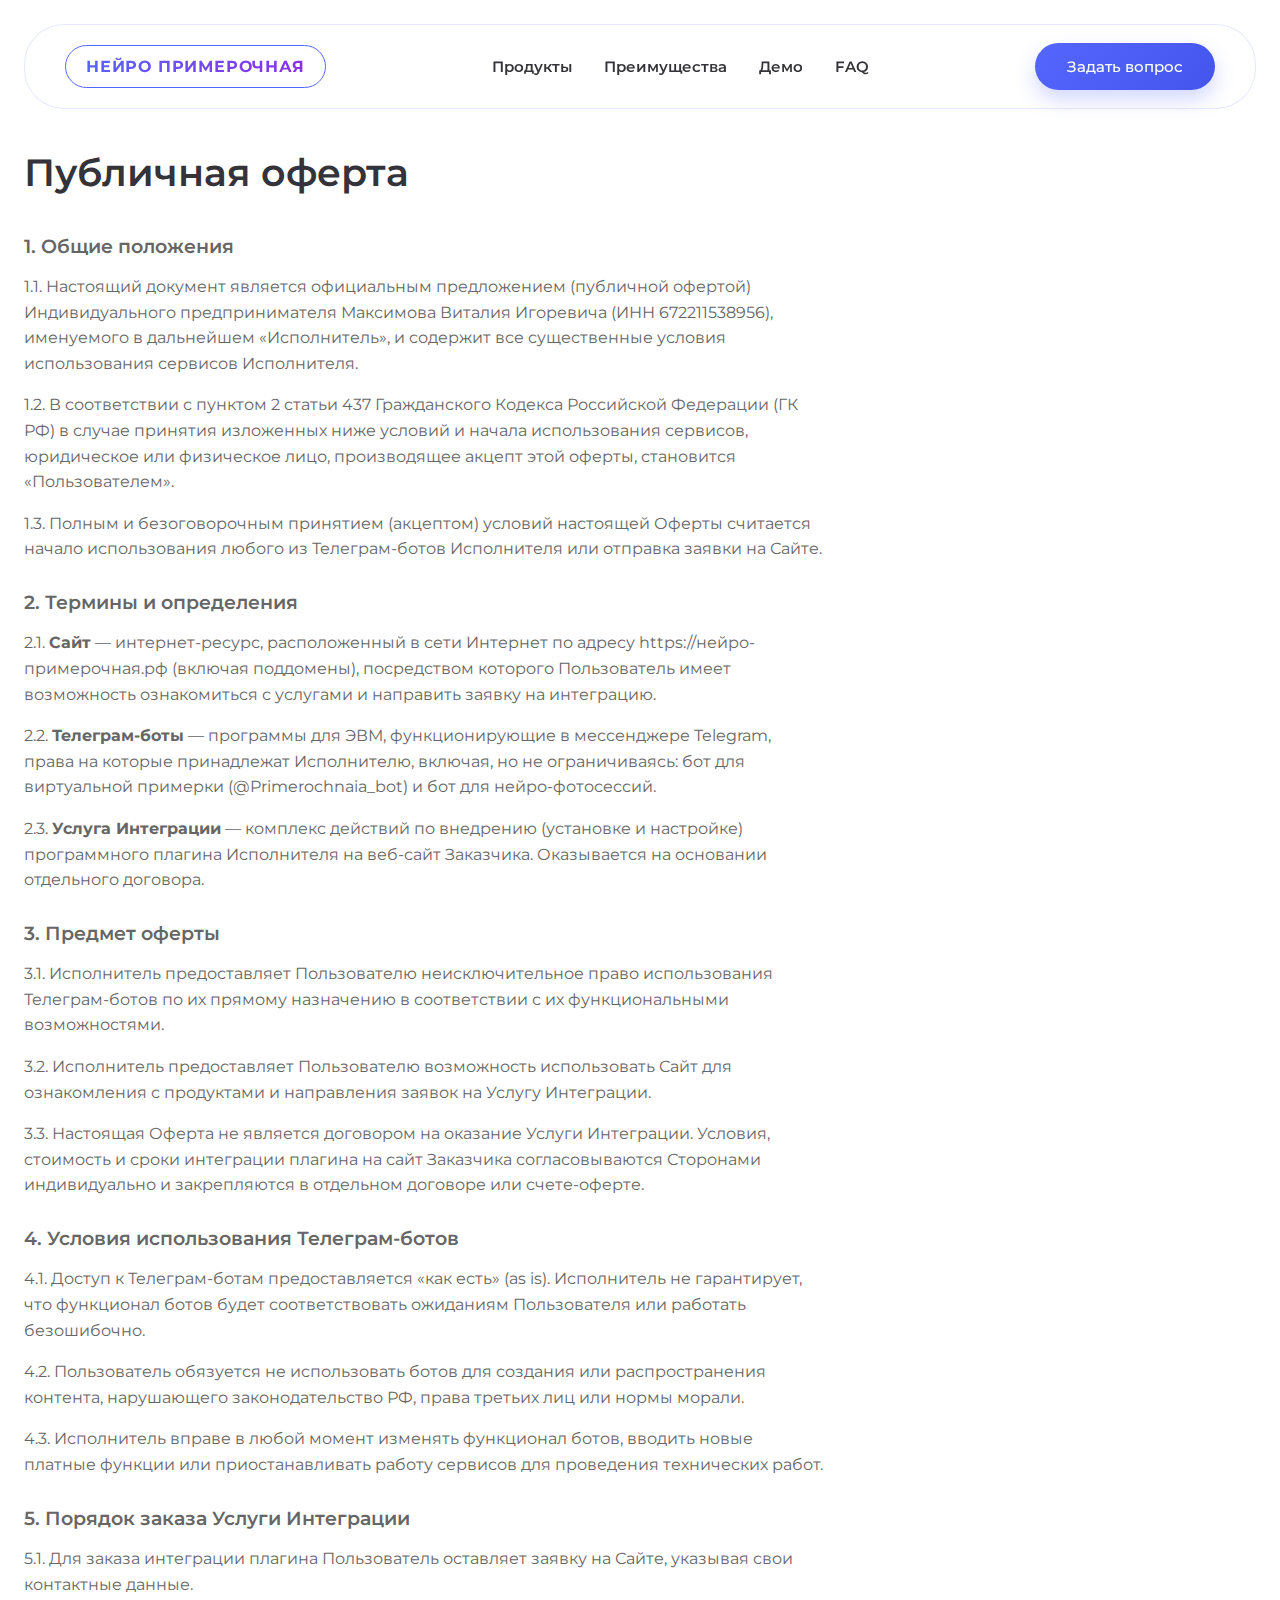
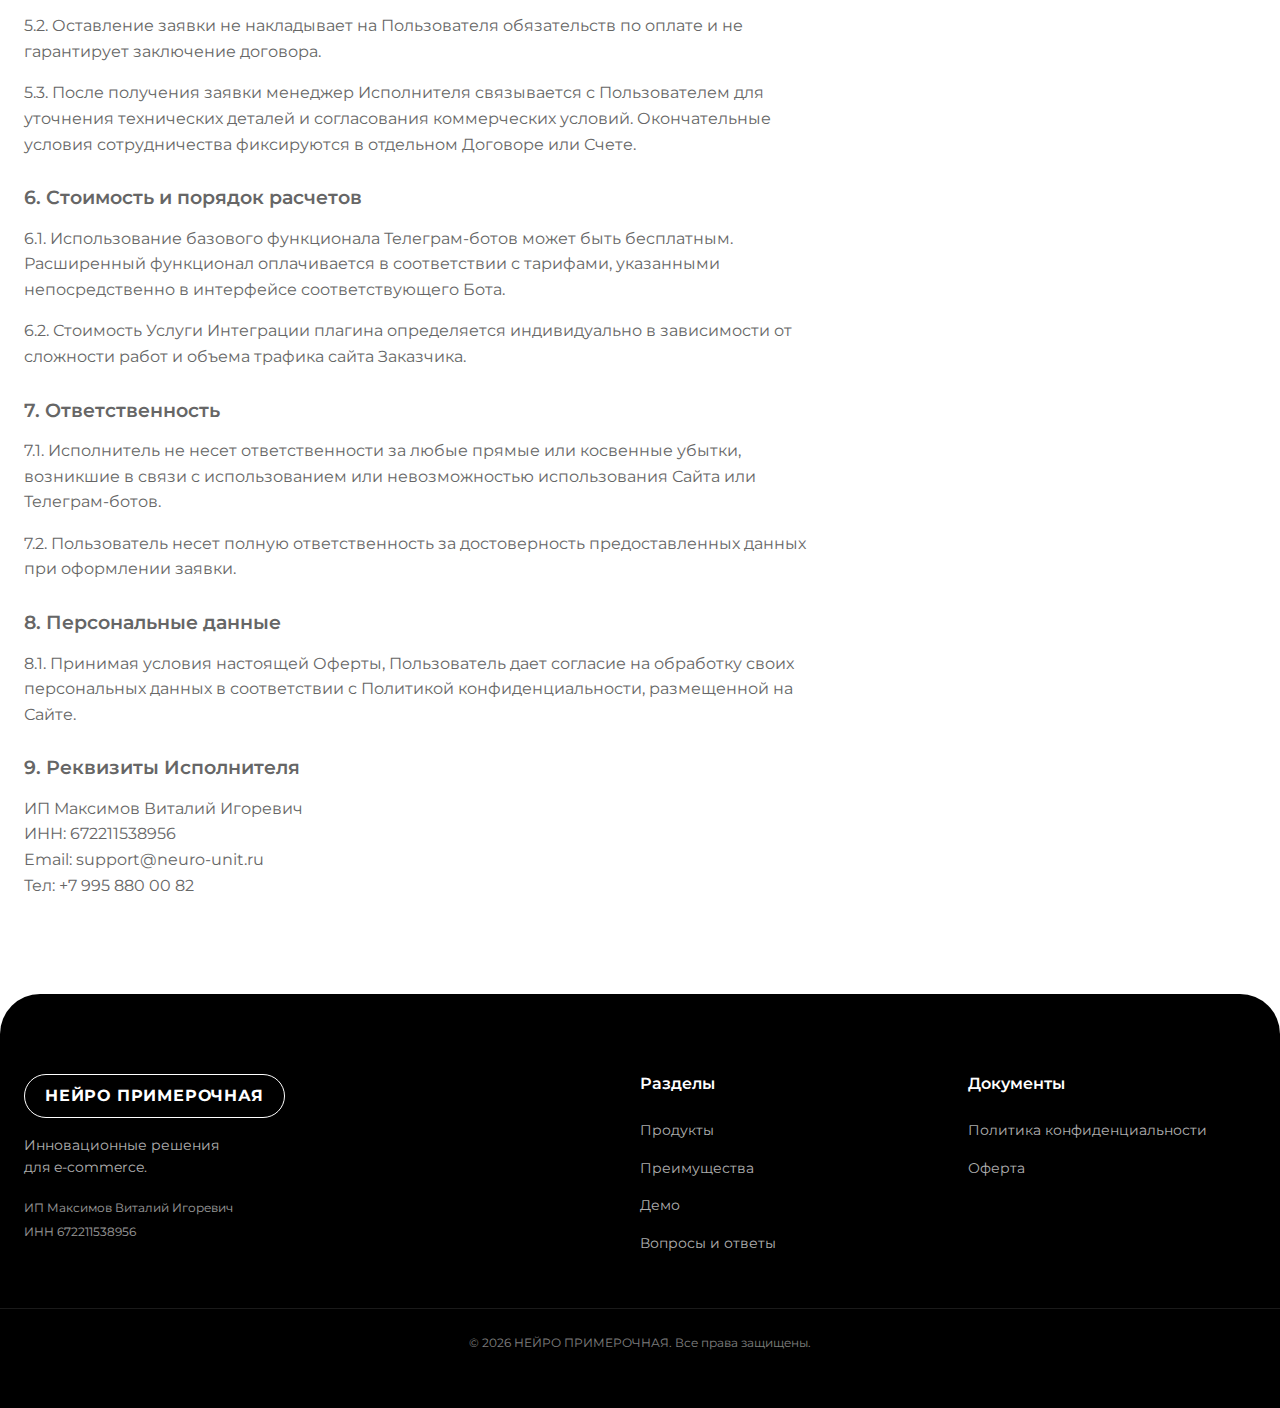
<file: offer.html>
<!DOCTYPE html>
<html lang="ru">
<head>
    <meta charset="UTF-8">
    <meta name="viewport" content="width=device-width, initial-scale=1.0">
    <title>Оферта - НЕЙРО ПРИМЕРОЧНАЯ | Публичная оферта</title>
    <meta name="description" content="Публичная оферта сервиса НЕЙРО ПРИМЕРОЧНАЯ. Условия использования телеграм-бота и заказа услуг интеграции.">
    <meta name="robots" content="noindex, follow">
    <!-- Подключение шрифта Montserrat -->
    <link rel="preconnect" href="https://fonts.googleapis.com">
    <link rel="preconnect" href="https://fonts.gstatic.com" crossorigin>
    <link href="https://fonts.googleapis.com/css2?family=Montserrat:wght@400;500;600;700;800&display=swap" rel="stylesheet">
    
    <link rel="stylesheet" href="css/normalize.css">
    <link rel="stylesheet" href="css/style.css">
</head>
<body>
    <!-- Header -->
    <header class="header" id="header">
        <div class="container header__container">
            <a href="index.html" class="header__logo">
                <span class="text-gradient">НЕЙРО&nbsp;ПРИМЕРОЧНАЯ</span>
            </a>

            <nav class="header__nav" id="headerNav">
                <ul class="header__menu">
                    <li class="header__item"><a href="index.html#products" class="header__link">Продукты</a></li>
                    <li class="header__item"><a href="index.html#features" class="header__link">Преимущества</a></li>
                    <li class="header__item"><a href="index.html#demo" class="header__link">Демо</a></li>
                    <li class="header__item"><a href="index.html#faq" class="header__link">FAQ</a></li>
                    <li class="header__item header__item--mobile-only">
                        <a href="#" class="header__link" data-modal-target="contact-modal">Задать вопрос</a>
                    </li>
                </ul>
            </nav>

            <div class="header__actions">
                <button class="btn btn--primary header__btn" data-modal-target="contact-modal">Задать вопрос</button>
                <button class="header__burger" id="headerBurger" aria-label="Открыть меню">
                    <span></span>
                    <span></span>
                    <span></span>
                </button>
            </div>
        </div>
    </header>

    <main>
        <section class="section" style="padding-top: 150px;">
            <div class="container">
                <h1 style="margin-bottom: 40px;">Публичная оферта</h1>
                
                <div style="max-width: 800px; color: var(--color-text-light); line-height: 1.6;">
                    <h3>1. Общие положения</h3>
                    <p>1.1. Настоящий документ является официальным предложением (публичной офертой) Индивидуального предпринимателя Максимова Виталия Игоревича (ИНН 672211538956), именуемого в дальнейшем «Исполнитель», и содержит все существенные условия использования сервисов Исполнителя.</p>
                    <p>1.2. В соответствии с пунктом 2 статьи 437 Гражданского Кодекса Российской Федерации (ГК РФ) в случае принятия изложенных ниже условий и начала использования сервисов, юридическое или физическое лицо, производящее акцепт этой оферты, становится «Пользователем».</p>
                    <p>1.3. Полным и безоговорочным принятием (акцептом) условий настоящей Оферты считается начало использования любого из Телеграм-ботов Исполнителя или отправка заявки на Сайте.</p>

                    <h3 style="margin-top: 30px;">2. Термины и определения</h3>
                    <p>2.1. <strong>Сайт</strong> — интернет-ресурс, расположенный в сети Интернет по адресу https://нейро-примерочная.рф (включая поддомены), посредством которого Пользователь имеет возможность ознакомиться с услугами и направить заявку на интеграцию.</p>
                    <p>2.2. <strong>Телеграм-боты</strong> — программы для ЭВМ, функционирующие в мессенджере Telegram, права на которые принадлежат Исполнителю, включая, но не ограничиваясь: бот для виртуальной примерки (@Primerochnaia_bot) и бот для нейро-фотосессий.</p>
                    <p>2.3. <strong>Услуга Интеграции</strong> — комплекс действий по внедрению (установке и настройке) программного плагина Исполнителя на веб-сайт Заказчика. Оказывается на основании отдельного договора.</p>

                    <h3 style="margin-top: 30px;">3. Предмет оферты</h3>
                    <p>3.1. Исполнитель предоставляет Пользователю неисключительное право использования Телеграм-ботов по их прямому назначению в соответствии с их функциональными возможностями.</p>
                    <p>3.2. Исполнитель предоставляет Пользователю возможность использовать Сайт для ознакомления с продуктами и направления заявок на Услугу Интеграции.</p>
                    <p>3.3. Настоящая Оферта не является договором на оказание Услуги Интеграции. Условия, стоимость и сроки интеграции плагина на сайт Заказчика согласовываются Сторонами индивидуально и закрепляются в отдельном договоре или счете-оферте.</p>

                    <h3 style="margin-top: 30px;">4. Условия использования Телеграм-ботов</h3>
                    <p>4.1. Доступ к Телеграм-ботам предоставляется «как есть» (as is). Исполнитель не гарантирует, что функционал ботов будет соответствовать ожиданиям Пользователя или работать безошибочно.</p>
                    <p>4.2. Пользователь обязуется не использовать ботов для создания или распространения контента, нарушающего законодательство РФ, права третьих лиц или нормы морали.</p>
                    <p>4.3. Исполнитель вправе в любой момент изменять функционал ботов, вводить новые платные функции или приостанавливать работу сервисов для проведения технических работ.</p>

                    <h3 style="margin-top: 30px;">5. Порядок заказа Услуги Интеграции</h3>
                    <p>5.1. Для заказа интеграции плагина Пользователь оставляет заявку на Сайте, указывая свои контактные данные.</p>
                    <p>5.2. Оставление заявки не накладывает на Пользователя обязательств по оплате и не гарантирует заключение договора.</p>
                    <p>5.3. После получения заявки менеджер Исполнителя связывается с Пользователем для уточнения технических деталей и согласования коммерческих условий. Окончательные условия сотрудничества фиксируются в отдельном Договоре или Счете.</p>

                    <h3 style="margin-top: 30px;">6. Стоимость и порядок расчетов</h3>
                    <p>6.1. Использование базового функционала Телеграм-ботов может быть бесплатным. Расширенный функционал оплачивается в соответствии с тарифами, указанными непосредственно в интерфейсе соответствующего Бота.</p>
                    <p>6.2. Стоимость Услуги Интеграции плагина определяется индивидуально в зависимости от сложности работ и объема трафика сайта Заказчика.</p>

                    <h3 style="margin-top: 30px;">7. Ответственность</h3>
                    <p>7.1. Исполнитель не несет ответственности за любые прямые или косвенные убытки, возникшие в связи с использованием или невозможностью использования Сайта или Телеграм-ботов.</p>
                    <p>7.2. Пользователь несет полную ответственность за достоверность предоставленных данных при оформлении заявки.</p>

                    <h3 style="margin-top: 30px;">8. Персональные данные</h3>
                    <p>8.1. Принимая условия настоящей Оферты, Пользователь дает согласие на обработку своих персональных данных в соответствии с Политикой конфиденциальности, размещенной на Сайте.</p>

                    <h3 style="margin-top: 30px;">9. Реквизиты Исполнителя</h3>
                    <p>ИП Максимов Виталий Игоревич<br>
                    ИНН: 672211538956<br>
                    Email: support@neuro-unit.ru<br>
                    Тел: +7 995 880 00 82</p>
                </div>
            </div>
        </section>
    </main>

    <!-- Footer -->
    <footer class="footer">
        <div class="container footer__container">
            <div class="footer__col">
                <a href="index.html" class="footer__logo">НЕЙРО&nbsp;ПРИМЕРОЧНАЯ</a>
                <p class="footer__desc">Инновационные решения<br>для e-commerce.</p>
                <div style="font-size: 12px; opacity: 0.6; margin-top: 20px;">
                    <p style="margin-bottom: 4px;">ИП Максимов Виталий Игоревич</p>
                    <p>ИНН 672211538956</p>
                </div>
            </div>
            
            <div class="footer__col">
                <h3 class="footer__title">Разделы</h3>
                <ul class="footer__list">
                    <li><a href="index.html#products">Продукты</a></li>
                    <li><a href="index.html#features">Преимущества</a></li>
                    <li><a href="index.html#demo">Демо</a></li>
                    <li><a href="index.html#faq">Вопросы и ответы</a></li>
                </ul>
            </div>

            <div class="footer__col">
                <h3 class="footer__title">Документы</h3>
                <ul class="footer__list">
                    <li><a href="privacy.html">Политика конфиденциальности</a></li>
                    <li><a href="offer.html">Оферта</a></li>
                </ul>
            </div>
        </div>
        <div class="container footer__bottom">
            <p>&copy; 2026 НЕЙРО ПРИМЕРОЧНАЯ. Все права защищены.</p>
        </div>
    </footer>

    <!-- Modal (Example) -->
    <div class="modal-overlay" id="contact-modal">
        <div class="modal">
            <button class="modal__close" aria-label="Закрыть">&times;</button>
            <h3>Задать вопрос</h3>
            <p>Оставьте свои контакты, и мы свяжемся с вами.</p>
            <form action="#">
                <div class="input-group">
                    <input type="text" class="input" placeholder="Ваше имя" required>
                </div>
                <div class="input-group">
                    <input type="email" class="input" placeholder="Email" required>
                </div>
                <div class="input-group">
                    <textarea class="textarea" placeholder="Сообщение"></textarea>
                </div>
                <div class="input-group">
                    <label class="checkbox-label">
                        <input type="checkbox" class="checkbox" required>
                        <span>Я согласен с политикой конфиденциальности</span>
                    </label>
                </div>
                <button type="submit" class="btn btn--primary" style="width: 100%;">Отправить</button>
            </form>
        </div>
    </div>
    
    <script src="js/script.js"></script>
</body>
</html>
</file>
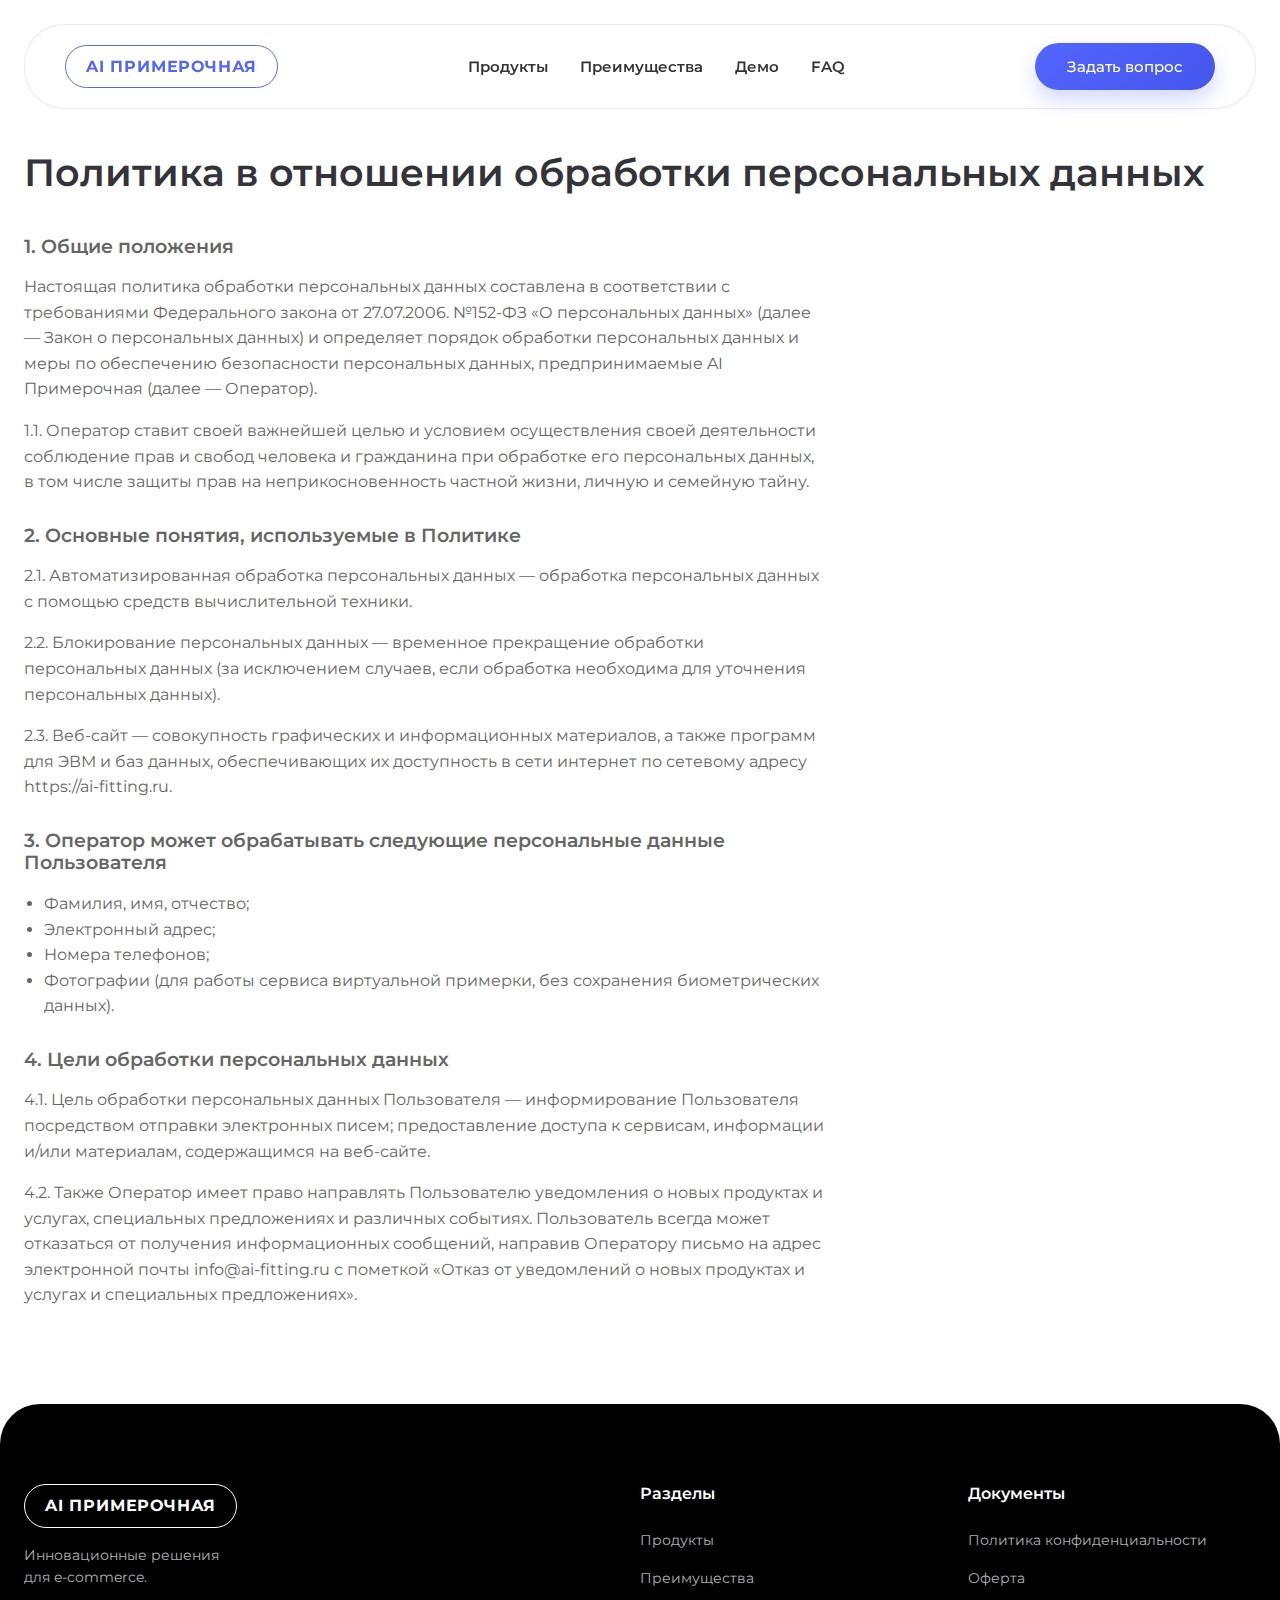
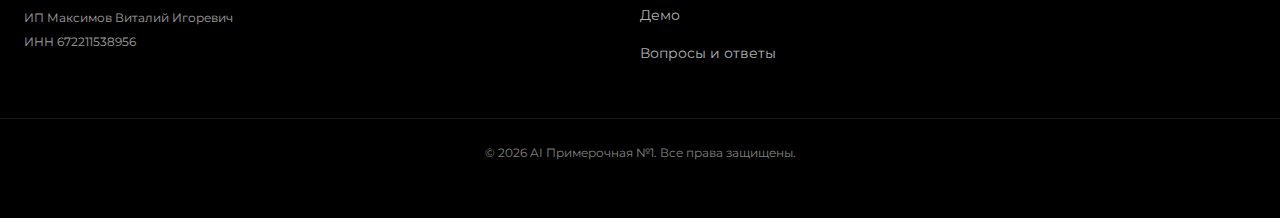
<file: privacy.html>
<!DOCTYPE html>
<html lang="ru">
<head>
    <meta charset="UTF-8">
    <meta name="viewport" content="width=device-width, initial-scale=1.0">
    <title>Политика конфиденциальности - AI Примерочная</title>
    <!-- Подключение шрифта Montserrat -->
    <link rel="preconnect" href="https://fonts.googleapis.com">
    <link rel="preconnect" href="https://fonts.gstatic.com" crossorigin>
    <link href="https://fonts.googleapis.com/css2?family=Montserrat:wght@400;500;600;700;800&display=swap" rel="stylesheet">
    
    <link rel="stylesheet" href="css/normalize.css">
    <link rel="stylesheet" href="css/style.css">
</head>
<body>
    <!-- Header (Same as index) -->
    <header class="header" id="header">
        <div class="container header__container">
            <a href="index.html" class="header__logo">
                AI Примерочная
            </a>

            <nav class="header__nav" id="headerNav">
                <ul class="header__menu">
                    <li class="header__item"><a href="index.html#products" class="header__link">Продукты</a></li>
                    <li class="header__item"><a href="index.html#features" class="header__link">Преимущества</a></li>
                    <li class="header__item"><a href="index.html#demo" class="header__link">Демо</a></li>
                    <li class="header__item"><a href="index.html#faq" class="header__link">FAQ</a></li>
                    <li class="header__item header__item--mobile-only">
                        <a href="#" class="header__link" data-modal-target="contact-modal">Задать вопрос</a>
                    </li>
                </ul>
            </nav>

            <div class="header__actions">
                <button class="btn btn--primary header__btn" data-modal-target="contact-modal">Задать вопрос</button>
                <button class="header__burger" id="headerBurger" aria-label="Открыть меню">
                    <span></span>
                    <span></span>
                    <span></span>
                </button>
            </div>
        </div>
    </header>

    <main>
        <section class="section" style="padding-top: 150px;">
            <div class="container">
                <h1 style="margin-bottom: 40px;">Политика в отношении обработки персональных данных</h1>
                
                <div style="max-width: 800px; color: var(--color-text-light); line-height: 1.6;">
                    <h3>1. Общие положения</h3>
                    <p>Настоящая политика обработки персональных данных составлена в соответствии с требованиями Федерального закона от 27.07.2006. №152-ФЗ «О персональных данных» (далее — Закон о персональных данных) и определяет порядок обработки персональных данных и меры по обеспечению безопасности персональных данных, предпринимаемые AI Примерочная (далее — Оператор).</p>
                    <p>1.1. Оператор ставит своей важнейшей целью и условием осуществления своей деятельности соблюдение прав и свобод человека и гражданина при обработке его персональных данных, в том числе защиты прав на неприкосновенность частной жизни, личную и семейную тайну.</p>

                    <h3 style="margin-top: 30px;">2. Основные понятия, используемые в Политике</h3>
                    <p>2.1. Автоматизированная обработка персональных данных — обработка персональных данных с помощью средств вычислительной техники.</p>
                    <p>2.2. Блокирование персональных данных — временное прекращение обработки персональных данных (за исключением случаев, если обработка необходима для уточнения персональных данных).</p>
                    <p>2.3. Веб-сайт — совокупность графических и информационных материалов, а также программ для ЭВМ и баз данных, обеспечивающих их доступность в сети интернет по сетевому адресу https://ai-fitting.ru.</p>

                    <h3 style="margin-top: 30px;">3. Оператор может обрабатывать следующие персональные данные Пользователя</h3>
                    <ul style="list-style: disc; padding-left: 20px; margin-bottom: 20px;">
                        <li>Фамилия, имя, отчество;</li>
                        <li>Электронный адрес;</li>
                        <li>Номера телефонов;</li>
                        <li>Фотографии (для работы сервиса виртуальной примерки, без сохранения биометрических данных).</li>
                    </ul>

                    <h3 style="margin-top: 30px;">4. Цели обработки персональных данных</h3>
                    <p>4.1. Цель обработки персональных данных Пользователя — информирование Пользователя посредством отправки электронных писем; предоставление доступа к сервисам, информации и/или материалам, содержащимся на веб-сайте.</p>
                    <p>4.2. Также Оператор имеет право направлять Пользователю уведомления о новых продуктах и услугах, специальных предложениях и различных событиях. Пользователь всегда может отказаться от получения информационных сообщений, направив Оператору письмо на адрес электронной почты info@ai-fitting.ru с пометкой «Отказ от уведомлений о новых продуктах и услугах и специальных предложениях».</p>
                </div>
            </div>
        </section>
    </main>

    <!-- Footer -->
    <footer class="footer">
        <div class="container footer__container">
            <div class="footer__col">
                <a href="index.html" class="footer__logo">AI Примерочная</a>
                <p class="footer__desc">Инновационные решения<br>для e-commerce.</p>
                <div style="font-size: 12px; opacity: 0.6; margin-top: 20px;">
                    <p style="margin-bottom: 4px;">ИП Максимов Виталий Игоревич</p>
                    <p>ИНН 672211538956</p>
                </div>
            </div>
            
            <div class="footer__col">
                <h3 class="footer__title">Разделы</h3>
                <ul class="footer__list">
                    <li><a href="index.html#products">Продукты</a></li>
                    <li><a href="index.html#features">Преимущества</a></li>
                    <li><a href="index.html#demo">Демо</a></li>
                    <li><a href="index.html#faq">Вопросы и ответы</a></li>
                </ul>
            </div>

            <div class="footer__col">
                <h3 class="footer__title">Документы</h3>
                <ul class="footer__list">
                    <li><a href="privacy.html">Политика конфиденциальности</a></li>
                    <li><a href="#">Оферта</a></li>
                </ul>
            </div>
        </div>
        <div class="container footer__bottom">
            <p>&copy; 2026 AI Примерочная №1. Все права защищены.</p>
        </div>
    </footer>

    <!-- Modal (Example) -->
    <div class="modal-overlay" id="contact-modal">
        <div class="modal">
            <button class="modal__close" aria-label="Закрыть">&times;</button>
            <h3>Задать вопрос</h3>
            <p>Оставьте свои контакты, и мы свяжемся с вами.</p>
            <form action="#">
                <div class="input-group">
                    <input type="text" class="input" placeholder="Ваше имя" required>
                </div>
                <div class="input-group">
                    <input type="email" class="input" placeholder="Email" required>
                </div>
                <div class="input-group">
                    <textarea class="textarea" placeholder="Сообщение"></textarea>
                </div>
                <div class="input-group">
                    <label class="checkbox-label">
                        <input type="checkbox" class="checkbox" required>
                        <span>Я согласен с политикой конфиденциальности</span>
                    </label>
                </div>
                <button type="submit" class="btn btn--primary" style="width: 100%;">Отправить</button>
            </form>
        </div>
    </div>
    
    <script src="js/script.js"></script>
</body>
</html>
</file>
<file: css/style.css>
/* Переменные */
:root {
    /* Цвета */
    --color-primary: #5566FF;
    --color-primary-hover: #4455EE; /* Немного темнее для ховера */
    --color-text: #333339;
    --color-text-light: #666666;
    --color-bg: #FFFFFF;
    --color-bg-alt: #F5F5F7;
    --color-border: #E0E0E0;
    --color-white: #FFFFFF;

    /* Типографика */
    --font-family: 'Montserrat', sans-serif;
    --font-size-base: 16px; /* Montserrat чуть крупнее визуально, вернем стандартный размер */
    --line-height-base: 1.6;

    /* Отступы и Размеры */
    --container-width: 1400px; /* Было 1200px */
    --spacing-xs: 8px;
    --spacing-sm: 16px;
    --spacing-md: 24px;
    --spacing-lg: 40px;
    --spacing-xl: 80px;

    /* Компоненты */
    --radius-btn: 40px;
    --radius-card: 20px;
    --shadow-card: 0 4px 20px rgba(0, 0, 0, 0.05);
}

/* Базовые стили */
html {
    box-sizing: border-box;
    font-size: 16px;
    scroll-behavior: smooth;
    scroll-padding-top: 90px; /* Fix for fixed header overlap */
}

*, *::before, *::after {
    box-sizing: inherit;
}

body {
    font-family: var(--font-family);
    font-size: var(--font-size-base);
    line-height: var(--line-height-base);
    color: var(--color-text);
    background-color: var(--color-bg);
    margin: 0;
    -webkit-font-smoothing: antialiased;
}

h1, h2, h3, h4, h5, h6 {
    margin-top: 0;
    margin-bottom: var(--spacing-sm);
    font-weight: 600;
    line-height: 1.2;
}

h1 {
    font-size: 38px; /* Из анализа (h1Size: 38px) */
}

h2 {
    font-size: 32px;
}

p {
    margin-top: 0;
    margin-bottom: var(--spacing-sm);
}

a {
    color: var(--color-primary);
    text-decoration: none;
    transition: opacity 0.2s ease;
}

a:hover {
    opacity: 0.8;
}

ul {
    list-style: none;
    padding: 0;
    margin: 0;
}

img {
    max-width: 100%;
    height: auto;
    display: block;
}

/* Утилиты */
.container {
    max-width: var(--container-width);
    margin: 0 auto;
    padding: 0 var(--spacing-md);
}

.hidden {
    display: none !important;
}

/* Кнопки (UI Components) */
.btn {
    display: inline-flex;
    align-items: center;
    justify-content: center;
    padding: 17.5px 24px; /* Из анализа */
    font-family: var(--font-family);
    font-weight: 500;
    font-size: 16px;
    line-height: 1;
    border-radius: var(--radius-btn);
    border: 2px solid transparent;
    cursor: pointer;
    transition: all 0.3s ease;
    text-align: center;
}

.btn--primary {
    background-color: var(--color-primary);
    color: var(--color-white);
}

.btn--primary:hover {
    background-color: var(--color-primary-hover);
}

.btn--secondary {
    background-color: var(--color-bg-alt);
    color: var(--color-text);
}

.btn--secondary:hover {
    background-color: #E5E5E7;
}

.btn--outline {
    background-color: transparent;
    border-color: var(--color-primary);
    color: var(--color-primary);
}

.btn--outline:hover {
    background-color: var(--color-primary);
    color: var(--color-white);
}

/* Поля ввода */
.input-group {
    margin-bottom: var(--spacing-sm);
}

.input, .textarea {
    width: 100%;
    padding: 14px 20px;
    font-family: var(--font-family);
    font-size: 16px;
    color: var(--color-text);
    background-color: var(--color-bg);
    border: 1px solid var(--color-border);
    border-radius: 12px; /* Современный радиус, немного меньше кнопок */
    outline: none;
    transition: border-color 0.2s ease, box-shadow 0.2s ease;
}

.input:focus, .textarea:focus {
    border-color: var(--color-primary);
    box-shadow: 0 0 0 3px rgba(85, 102, 255, 0.1);
}

.textarea {
    resize: vertical;
    min-height: 100px;
}

/* Checkbox */
.checkbox-label {
    display: flex;
    align-items: flex-start;
    gap: 10px;
    font-size: 14px;
    cursor: pointer;
}

.checkbox {
    width: 18px;
    height: 18px;
    margin-top: 3px;
    accent-color: var(--color-primary);
}

/* Модальные окна */
.modal-overlay {
    position: fixed;
    top: 0;
    left: 0;
    right: 0;
    bottom: 0;
    background-color: rgba(0, 0, 0, 0.5);
    display: flex;
    align-items: center;
    justify-content: center;
    z-index: 1000;
    opacity: 0;
    visibility: hidden;
    transition: opacity 0.3s ease, visibility 0.3s ease;
}

.modal-overlay.is-open {
    opacity: 1;
    visibility: visible;
}

.modal {
    background-color: var(--color-bg);
    padding: var(--spacing-lg);
    border-radius: var(--radius-card);
    box-shadow: var(--shadow-card);
    width: 100%;
    max-width: 500px;
    position: relative;
    transform: translateY(20px);
    transition: transform 0.3s ease;
}

.modal-overlay.is-open .modal {
    transform: translateY(0);
}

.modal__close {
    position: absolute;
    top: 16px;
    right: 16px;
    background: transparent;
    border: none;
    font-size: 24px;
    line-height: 1;
    cursor: pointer;
    color: var(--color-text-light);
}

.modal__close:hover {
    color: var(--color-text);
}

/* Header */
.header {
    background-color: rgba(255, 255, 255, 0.9);
    backdrop-filter: blur(12px);
    -webkit-backdrop-filter: blur(12px);
    padding: 18px 40px;
    position: fixed;
    top: 24px;
    left: 0;
    right: 0;
    margin: 0 auto;
    width: calc(100% - 48px);
    max-width: 1480px;
    z-index: 1000;
    border-radius: 40px;
    box-shadow: none;
    border: 1px solid rgba(85, 102, 255, 0.15);
    transition: all 0.3s ease;
}

.header.is-sticky {
    top: 16px;
    box-shadow: none;
    background-color: rgba(255, 255, 255, 0.95);
}

.header__container {
    display: flex;
    align-items: center;
    justify-content: space-between;
    width: 100%;
    padding: 0;
    margin: 0;
    max-width: none;
}

.header__logo {
    font-size: 16px;
    font-weight: 700;
    color: var(--color-primary);
    border: 1px solid var(--color-primary);
    border-radius: 100px;
    padding: 8px 20px;
    text-transform: uppercase;
    letter-spacing: 0.05em;
    text-decoration: none;
    display: inline-flex;
    align-items: center;
    justify-content: center;
    transition: all 0.3s ease;
    z-index: 102;
    background: transparent;
    position: relative;
    overflow: hidden;
}

.header__logo::before {
    content: '';
    position: absolute;
    top: 0;
    left: -100%;
    width: 50%;
    height: 100%;
    background: linear-gradient(
        to right,
        rgba(255, 255, 255, 0) 0%,
        rgba(255, 255, 255, 0.8) 50%,
        rgba(255, 255, 255, 0) 100%
    );
    transform: skewX(-25deg);
    animation: shine 4s infinite;
    pointer-events: none;
}

.header__logo:hover {
    background: transparent;
    color: var(--color-primary);
    opacity: 0.8;
}

.header__nav {
    display: flex;
    align-items: center;
}

.header__menu {
    display: flex;
    align-items: center;
    gap: 32px;
}

.header__link {
    color: var(--color-text);
    font-weight: 600;
    font-size: 15px;
    transition: color 0.2s ease;
}

.header__link:hover {
    color: var(--color-primary);
}

.header__actions {
    display: flex;
    align-items: center;
    gap: 16px;
    z-index: 102;
}


.header__btn {
    padding: 16px 32px;
    font-size: 15px;
    border-radius: 50px;
}

.header__burger {
    display: none;
    flex-direction: column;
    justify-content: space-between;
    width: 24px;
    height: 18px;
    background: transparent;
    border: none;
    cursor: pointer;
    padding: 0;
}

.header__burger span {
    display: block;
    width: 100%;
    height: 2px;
    background-color: var(--color-text);
    border-radius: 2px;
    transition: all 0.3s ease;
}

.header__item--mobile-only {
    display: none;
}

/* Footer */
.footer {
    background-color: #000000; /* Черный фон по запросу */
    color: var(--color-white);
    padding: var(--spacing-xl) 0 var(--spacing-lg);
    border-radius: 40px 40px 0 0;
}

.footer__container {
    display: grid;
    grid-template-columns: 2fr 1fr 1fr;
    gap: var(--spacing-lg);
    margin-bottom: var(--spacing-lg);
}

.footer__logo {
    font-size: 16px;
    font-weight: 700;
    color: var(--color-white);
    border: 1px solid var(--color-white);
    border-radius: 100px;
    padding: 8px 20px;
    text-transform: uppercase;
    letter-spacing: 0.05em;
    text-decoration: none;
    display: inline-block;
    margin-bottom: var(--spacing-sm);
    transition: all 0.3s ease;
}

.footer__logo:hover {
    background: var(--color-white);
    color: #000;
    opacity: 1;
}

.footer__desc {
    color: rgba(255, 255, 255, 0.7);
    font-size: 14px;
    max-width: 300px;
}

.footer__title {
    font-size: 16px;
    margin-bottom: var(--spacing-md);
    color: var(--color-white);
}

.footer__list li {
    margin-bottom: 12px;
}

.footer__list a {
    color: rgba(255, 255, 255, 0.7);
    font-size: 14px;
}

.footer__list a:hover {
    color: var(--color-white);
    opacity: 1;
}

.footer__bottom {
    border-top: 1px solid rgba(255, 255, 255, 0.1);
    padding-top: var(--spacing-md);
    text-align: center;
    font-size: 12px;
    color: rgba(255, 255, 255, 0.5);
}

/* Адаптивность Header и Footer */
@media (max-width: 992px) {
    .header__btn {
        display: none; /* Скрываем кнопку в хедере на планшетах, переносим в меню */
    }
    
    .header__burger {
        display: flex;
    }

    .header__nav {
        position: absolute;
        top: calc(100% + 10px);
        left: 0;
        right: 0;
        background-color: #ffffff;
        z-index: 101;
        flex-direction: column;
        justify-content: flex-start;
        padding: 30px;
        border-radius: 24px;
        box-shadow: 0 10px 40px rgba(0,0,0,0.15);
        border: 1px solid rgba(0,0,0,0.05);
        
        /* Animation state */
        opacity: 0;
        visibility: hidden;
        transform: translateY(-20px);
        transition: all 0.3s cubic-bezier(0.16, 1, 0.3, 1);
        height: auto;
    }

    .header__nav.is-open {
        opacity: 1;
        visibility: visible;
        transform: translateY(0);
    }

    .header__nav.is-open {
        transform: translateX(0);
    }

    .header__menu {
        flex-direction: column;
        gap: 20px;
        text-align: center;
    }

    .header__link {
        font-size: 20px;
    }

    .header__item--mobile-only {
        display: block;
        margin-top: 20px;
    }
    
    .header__burger.is-active span:nth-child(1) {
        transform: rotate(45deg) translate(5px, 6px);
    }
    .header__burger.is-active span:nth-child(2) {
        opacity: 0;
    }
    .header__burger.is-active span:nth-child(3) {
        transform: rotate(-45deg) translate(5px, -6px);
    }

    .footer__container {
        grid-template-columns: 1fr;
        gap: var(--spacing-lg);
    }
}

/* Секции */
.section {
    padding: var(--spacing-xl) 0;
}

.section--alt {
    background-color: var(--color-bg-alt);
}

.section__title {
    text-align: center;
    margin-bottom: var(--spacing-lg);
    font-size: 32px;
}

.text-center {
    text-align: center;
}

/* Hero Section Refined */
.hero {
    min-height: 100vh;
    display: flex;
    flex-direction: column;
    justify-content: center;
    padding: 150px 0 60px;
    background: radial-gradient(circle at 0% 0%, rgba(85, 102, 255, 0.03) 0%, rgba(255, 255, 255, 0) 50%),
                radial-gradient(circle at 100% 100%, rgba(85, 102, 255, 0.03) 0%, rgba(255, 255, 255, 0) 50%);
    position: relative;
    overflow: hidden;
}

/* Анимированные фоновые пятна */
.hero-glow {
    position: absolute;
    border-radius: 50%;
    filter: blur(80px);
    z-index: 0;
    opacity: 0.6;
    animation: pulseGlow 8s ease-in-out infinite;
}

.hero-glow--1 {
    width: 500px;
    height: 500px;
    background: linear-gradient(135deg, #E0E7FF 0%, #F5F3FF 100%);
    top: -100px;
    right: -100px;
}

.hero-glow--2 {
    width: 300px;
    height: 300px;
    background: #EEF2FF;
    bottom: 50px;
    left: -100px;
    animation-delay: 4s;
}

@keyframes pulseGlow {
    0%, 100% { transform: scale(1); opacity: 0.6; }
    50% { transform: scale(1.1); opacity: 0.4; }
}

.hero__container {
    display: flex;
    align-items: center;
    justify-content: space-between;
    gap: 0;
    position: relative;
    z-index: 1;
}

.hero__content {
    flex: 1;
    max-width: 100%;
    animation: slideUp 0.8s ease-out;
}

.hero-label {
    display: inline-block;
    padding: 8px 16px;
    background: #F0F4FF;
    color: var(--color-primary);
    border-radius: 30px;
    font-size: 14px;
    font-weight: 600;
    margin-bottom: 32px; /* Увеличил отступ (было 24px) */
}

.hero__title {
    font-size: 68px;
    font-weight: 800;
    margin-bottom: 40px; /* Увеличил отступ (было 24px) */
    letter-spacing: -0.02em;
    line-height: 1.2;
    color: #1a1a1a;
    max-width: 100%;
}

.text-gradient {
    background: linear-gradient(135deg, var(--color-primary) 0%, #8E2DE2 100%);
    -webkit-background-clip: text;
    -webkit-text-fill-color: transparent;
}

.hero__subtitle {
    font-size: 20px;
    color: #555;
    margin-bottom: 60px; /* Увеличил отступ (было 48px) */
    line-height: 1.6;
    max-width: 500px;
}

.hero__subtitle strong {
    color: var(--color-text);
    font-weight: 600;
}

.hero__actions {
    display: flex;
    gap: 16px;
    flex-wrap: wrap;
}

/* Buttons upgrade */
.btn {
    position: relative;
    overflow: hidden;
}

.btn--icon {
    gap: 8px;
    padding-right: 20px;
}

.btn--primary {
    background: linear-gradient(135deg, var(--color-primary) 0%, #4455EE 100%);
    box-shadow: 0 10px 20px rgba(85, 102, 255, 0.25);
    border: none;
}

.btn--primary:hover {
    transform: translateY(-2px);
    box-shadow: 0 15px 30px rgba(85, 102, 255, 0.35);
}

.hero__trust {
    margin-top: 60px;
    padding-top: 30px;
    border-top: 1px solid rgba(0,0,0,0.05);
}

.hero__trust-label {
    display: block;
    font-size: 14px;
    color: #888;
    margin-bottom: 16px;
    font-weight: 500;
}

.hero__trust-logos {
    display: flex;
    gap: 32px;
    align-items: center;
}

.trust-logo {
    height: 24px;
    color: #aaa;
    transition: color 0.3s ease;
}

.trust-logo:hover {
    color: var(--color-text);
}

/* Image Wrapper & Glassmorphism */
.hero__image-wrapper {
    flex: 1;
    position: relative;
    margin-top: 60px;
    display: flex;
    justify-content: center;
    perspective: 1000px;
    animation: fadeInRight 1s ease-out;
}

.hero__image-blob {
    position: absolute;
    top: 50%;
    left: 50%;
    transform: translate(-50%, -50%);
    width: 90%;
    height: 90%;
    background: #E0E7FF;
    border-radius: 40% 60% 70% 30% / 40% 50% 60% 50%;
    z-index: 0;
    animation: blobMorph 8s linear infinite;
}

@keyframes blobMorph {
    0% { border-radius: 40% 60% 70% 30% / 40% 50% 60% 50%; transform: translate(-50%, -50%) rotate(0deg); }
    100% { border-radius: 60% 40% 30% 70% / 60% 30% 70% 40%; transform: translate(-50%, -50%) rotate(360deg); }
}

.hero__image {
    position: relative;
    width: 100%;
    max-width: 100%;
    border-radius: 40px;
    box-shadow: 0 0 60px rgba(0, 0, 0, 0.15); /* Uniform shadow */
    transform: rotate(-3deg);
    transition: transform 0.5s ease;
    z-index: 1;
}

.hero__image:hover {
    transform: rotate(0) scale(1.02);
}

/* Glass Badges */
.hero-badge--glass {
    position: absolute;
    background: rgba(255, 255, 255, 0.85); /* Semi-transparent white */
    backdrop-filter: blur(12px); /* Blur effect behind */
    -webkit-backdrop-filter: blur(12px);
    border: 1px solid rgba(255, 255, 255, 0.6);
    padding: 12px 20px;
    border-radius: 20px;
    box-shadow: 0 15px 35px rgba(0, 0, 0, 0.1); /* Soft shadow */
    display: flex;
    align-items: center;
    gap: 12px;
    z-index: 2;
    animation: float 5s ease-in-out infinite;
}

.hero-badge__icon {
    width: 40px;
    height: 40px;
    background: white;
    border-radius: 12px;
    display: flex;
    align-items: center;
    justify-content: center;
    font-size: 20px;
    box-shadow: 0 4px 10px rgba(0,0,0,0.05);
}

.hero-badge__text {
    display: flex;
    flex-direction: column;
}

.hero-badge__title {
    font-size: 12px;
    color: #666;
    font-weight: 500;
}

.hero-badge__subtitle {
    font-size: 14px;
    color: var(--color-text);
    font-weight: 700;
}

.hero-badge--right {
    top: 15%;
    right: -30px;
    animation-delay: 0.5s;
}

.hero-badge--left {
    bottom: 15%;
    left: -40px;
    animation-delay: 0s;
}

.hero-badge--top-left {
    top: 15%;
    left: -30px;
    animation-delay: 1s;
}

/* Animations */
@keyframes slideUp {
    from { opacity: 0; transform: translateY(30px); }
    to { opacity: 1; transform: translateY(0); }
}

@keyframes fadeInRight {
    from { opacity: 0; transform: translateX(30px); }
    to { opacity: 1; transform: translateX(0); }
}

@keyframes float {
    0%, 100% { transform: translateY(0); }
    50% { transform: translateY(-10px); }
}

@keyframes shine {
    0% { left: -100%; }
    20% { left: 200%; }
    100% { left: 200%; }
}

@media (max-width: 992px) {
    .hero__title {
        font-size: 40px;
    }
    
    .hero__container {
        flex-direction: column;
        text-align: center;
        gap: 40px;
    }
    
    .hero__content {
        align-items: center;
    }
    
    .hero__subtitle {
        margin-left: auto;
        margin-right: auto;
    }
    
    .hero__trust-logos {
        justify-content: center;
    }
    
    .hero-badge {
        display: none; /* Hide on mobile for cleanliness */
    }
    
    .hero__image-wrapper {
        width: 100%;
        max-width: 400px;
        margin-top: 40px; /* Уменьшили отступ сверху (было 60px на десктопе, авто-наследование) */
    }
    
    .hero__image {
        transform: rotate(-3deg); /* Вернули наклон как на десктопе */
    }
}


/* Visual Proof Section */
.visual-proof {
    display: flex;
    justify-content: center;
    margin-top: 40px;
}

.vp-card {
    display: flex;
    align-items: center;
    gap: 20px;
    background: white;
    padding: 30px;
    border-radius: 30px;
    box-shadow: var(--shadow-card);
    flex-wrap: wrap;
    justify-content: center;
}

.vp-image-box {
    width: 200px;
    height: 250px;
    border-radius: 16px;
    overflow: hidden;
    position: relative;
    box-shadow: 0 4px 10px rgba(0,0,0,0.05);
}

.vp-image-box img {
    width: 100%;
    height: 100%;
    object-fit: cover;
}

.vp-tag {
    position: absolute;
    bottom: 10px;
    left: 50%;
    transform: translateX(-50%);
    background: rgba(255, 255, 255, 0.9);
    padding: 4px 12px;
    border-radius: 20px;
    font-size: 12px;
    font-weight: 600;
    backdrop-filter: blur(4px);
}

.vp-tag--success {
    background: var(--color-primary);
    color: white;
}

.vp-plus, .vp-equals {
    font-size: 32px;
    color: var(--color-primary);
    font-weight: 700;
}

.vp-image-box--result {
    width: 220px;
    height: 280px;
    border: 3px solid var(--color-primary);
}

@media (max-width: 768px) {
    .vp-card {
        flex-direction: column;
        gap: 10px;
    }
    .vp-plus, .vp-equals {
        transform: rotate(90deg);
    }
}

/* Demo Updates */
.model-btn {
    width: 70px;
    height: 70px;
    padding: 0;
    overflow: hidden;
}

.model-btn img {
    width: 100%;
    height: 100%;
    object-fit: cover;
    object-position: top center; /* Focus on faces */
}

.garment-icon {
    padding: 0;
    overflow: hidden;
    background: white;
}

.garment-icon img {
    width: 100%;
    height: 100%;
    object-fit: cover;
}

/* Tabs */
.tabs-nav {
    display: flex;
    justify-content: center;
    flex-wrap: wrap;
    gap: 10px;
    margin-bottom: 40px;
}

.pricing-nav {
    margin-bottom: 80px;
}

@media (max-width: 992px) {
    .pricing-nav {
        margin-bottom: 40px;
    }
}

.tabs-nav__btn {
    padding: 12px 24px;
    border-radius: 40px;
    border: 1px solid var(--color-border);
    background-color: transparent;
    font-family: var(--font-family);
    font-size: 16px;
    color: var(--color-text);
    cursor: pointer;
    transition: all 0.3s ease;
}

.tabs-nav__btn:hover {
    border-color: var(--color-primary);
    color: var(--color-primary);
}

.tabs-nav__btn.is-active {
    background-color: var(--color-primary);
    color: var(--color-white);
    border-color: var(--color-primary);
}

.tabs-content {
    max-width: 1100px; /* Увеличил с 900px */
    margin: 0 auto;
    background-color: var(--color-bg);
    border-radius: 32px; /* Более мягкие углы */
    padding: 60px; /* Больше воздуха */
    box-shadow: 0 20px 60px rgba(0, 0, 0, 0.05); /* Глубокая тень */
    position: relative;
    overflow: hidden;
}

.tab-pane {
    display: none;
    animation: fadeIn 0.5s ease;
}

.tab-pane.is-active {
    display: grid; /* Используем Grid для контента и картинки */
    grid-template-columns: 1.2fr 1fr; /* Текст занимает больше места */
    gap: 60px;
    align-items: center;
}

.tab-content-wrapper {
    /* Обертка для текста */
}

.tab-actions {
    display: flex;
    gap: 16px;
    margin-top: 32px;
}

@media (max-width: 480px) {
    .tab-actions {
        flex-direction: column;
    }
}

.tab-image {
    width: 100%;
    height: 400px;
    object-fit: contain;
    border-radius: 0;
    box-shadow: none;
    filter: drop-shadow(0 20px 40px rgba(85, 102, 255, 0.2));
    transform: rotate(2deg);
    transition: transform 0.3s ease;
}

.tab-pane:hover .tab-image {
    transform: rotate(0);
}

@media (max-width: 992px) {
    .tab-pane.is-active {
        grid-template-columns: 1fr;
        gap: 40px;
    }
    
    .tab-image {
        height: 300px;
        transform: rotate(0);
    }
}

.tab-pane h3 {
    font-size: 24px;
    margin-bottom: 16px;
}

.tab-pane p {
    color: var(--color-text-light);
    font-size: 18px;
    margin-bottom: 24px;
}

.tab-pane ul {
    list-style: disc;
    padding-left: 24px;
}

.tab-pane ul li {
    margin-bottom: 10px;
    color: var(--color-text);
}

@keyframes fadeIn {
    from {
        opacity: 0;
        transform: translateY(10px);
    }
    to {
        opacity: 1;
        transform: translateY(0);
    }
}

@media (max-width: 768px) {
    .tabs-nav {
        justify-content: center;
        overflow-x: visible;
        padding-bottom: 0;
        flex-wrap: wrap;
        gap: 8px;
    }

    .tabs-nav__btn {
        padding: 10px 4px;
        font-size: 13px;
        text-align: center;
        justify-content: center;
    }

    .tabs-nav__btn:nth-child(-n+3) {
        flex: 1 0 28%;
    }

    .tabs-nav__btn:nth-child(n+4) {
        flex: 1 0 45%;
    }
    
    .tabs-content {
        padding: 24px;
    }
}

/* Stats Section Refined - Merged */
.hero__stats-container {
    margin-top: 120px;
}

.stats-grid {
    display: flex;
    justify-content: space-between;
    align-items: center;
    background: transparent;
    backdrop-filter: none;
    -webkit-backdrop-filter: none;
    padding: 30px 0;
    border-radius: 0;
    box-shadow: none;
    border: none;
    border-top: 1px solid rgba(85, 102, 255, 0.2);
    border-bottom: 1px solid rgba(85, 102, 255, 0.2);
    width: calc(100% + 320px);
    max-width: none;
    margin: 0 -160px 0;
    opacity: 0;
    animation: fadeInUpStats 0.8s ease-out forwards 0.2s;
}

@keyframes fadeInUpStats {
    from { opacity: 0; transform: translateY(30px); }
    to { opacity: 1; transform: translateY(0); }
}

.stat-item {
    display: flex;
    align-items: center;
    justify-content: center;
    gap: 24px;
    text-align: left;
    flex: 1;
    position: relative;
    padding: 0 20px;
    border-right: 1px solid rgba(0, 0, 0, 0.05);
    background: transparent;
    box-shadow: none;
    border-radius: 0;
    transition: transform 0.3s ease;
}

.stat-item:last-child {
    border-right: none;
}

.stat-item:hover {
    transform: translateY(-2px);
}

.stat-value {
    font-size: 48px;
    font-weight: 500;
    background: linear-gradient(135deg, #333 0%, #000 100%);
    -webkit-background-clip: text;
    -webkit-text-fill-color: transparent;
    line-height: 1;
    margin-bottom: 0;
}

.stat-label {
    font-size: 16px;
    color: var(--color-text);
    font-weight: 600;
    line-height: 1.3;
    max-width: 140px;
}

@media (max-width: 992px) {
    .hero__stats-container {
        margin-top: 70px;
    }

    .stats-grid {
        flex-direction: row;
        border-radius: 0;
        padding: 20px 0;
        gap: 0;
        width: 100%;
        margin: 0;
    }
    
    .stat-item {
        width: auto;
        flex: 1;
        flex-direction: column;
        border-right: 1px solid rgba(0, 0, 0, 0.05);
        border-bottom: none;
        padding: 0 10px;
        justify-content: flex-start;
        text-align: center;
        gap: 5px;
    }
    
    .stat-item:last-child {
        border-right: none;
        border-bottom: none;
        padding-bottom: 0;
    }

    .stat-value {
        font-size: 28px;
    }

    .stat-label {
        font-size: 12px;
        max-width: none;
    }
}

/* Products Section */
.section__subtitle {
    color: var(--color-text-light);
    margin-top: -30px; /* Прижимаем к заголовку */
    margin-bottom: var(--spacing-lg);
    font-size: 18px;
}

.products-grid {
    display: grid;
    grid-template-columns: repeat(auto-fit, minmax(350px, 1fr));
    gap: 30px;
}

.product-card {
    background: var(--color-white);
    border: 1px solid rgba(0,0,0,0.08);
    border-radius: 32px;
    padding: 0;
    transition: all 0.4s ease;
    display: flex;
    flex-direction: column;
    overflow: visible; /* Allow tag to overflow */
    box-shadow: 0 10px 30px rgba(0, 0, 0, 0.03);
    position: relative;
    margin-top: 30px; /* Space for tag */
}

.product-card:hover {
    transform: translateY(-8px);
    box-shadow: 0 20px 50px rgba(0, 0, 0, 0.08);
    border-color: rgba(85, 102, 255, 0.3);
}

.product-card__image {
    height: 300px; /* Increased height */
    width: 100%;
    position: relative;
    overflow: hidden;
    border-radius: 32px 32px 0 0; /* Keep top rounded */
    background-color: var(--color-bg-alt); /* Fill background */
}

.product-card__image img {
    width: 100%;
    height: 100%;
    object-fit: contain;
    padding: 20px;
    transition: transform 0.5s ease;
}

.product-card:hover .product-card__image img {
    transform: scale(1.05);
}

.product-card__tag {
    position: absolute;
    top: -24px;
    left: 50%;
    transform: translateX(-50%);
    background: rgba(255, 255, 255, 0.9);
    backdrop-filter: blur(10px);
    
    width: 85%;
    max-width: 90%;
    display: flex;
    justify-content: center;
    align-items: center;
    
    padding: 16px 10px;
    border-radius: 100px;
    font-size: 20px;
    font-weight: 600;
    color: var(--color-text);
    box-shadow: none;
    z-index: 2;
    letter-spacing: -0.5px;
    white-space: nowrap;
    border: 1px solid rgba(0,0,0,0.12);
}

.product-card__content {
    padding: 32px;
    display: flex;
    flex-direction: column;
    flex-grow: 1;
}

.product-card__title {
    font-size: 24px;
    margin-bottom: 20px;
    font-weight: 700;
}

.product-stats {
    display: flex;
    justify-content: space-between;
    background: rgba(255, 255, 255, 0.9); /* Glassy white */
    backdrop-filter: blur(10px);
    padding: 16px 20px;
    border-radius: 20px; /* Matching badges */
    margin-bottom: 30px;
    position: relative;
    z-index: 2;
    margin-top: -60px; /* Pull up onto image */
    box-shadow: 0 4px 15px rgba(0,0,0,0.05);
}

.product-stat {
    display: flex;
    flex-direction: column;
    align-items: center;
    text-align: center;
}

.product-stat__value {
    font-size: 18px;
    font-weight: 800;
    color: #2C3E50; /* Dark Dark Gray Blue */
    line-height: 1.2;
}

.product-stat__label {
    font-size: 11px;
    color: var(--color-text-light);
    margin-top: 4px;
    text-transform: uppercase;
    letter-spacing: 0.02em;
}

.product-card__desc {
    color: var(--color-text-light);
    margin-bottom: 24px;
    line-height: 1.6;
    font-size: 15px;
}

.product-card__list {
    margin-bottom: 30px;
}

.product-card__list li {
    position: relative;
    padding-left: 26px;
    margin-bottom: 12px;
    font-size: 14px;
    color: var(--color-text);
    font-weight: 500;
}

.product-card__list li::before {
    content: "";
    position: absolute;
    left: 0;
    top: 7px;
    width: 16px;
    height: 16px;
    background-image: url("data:image/svg+xml,%3Csvg xmlns='http://www.w3.org/2000/svg' viewBox='0 0 24 24' fill='none' stroke='%235566FF' stroke-width='3' stroke-linecap='round' stroke-linejoin='round'%3E%3Cpolyline points='20 6 9 17 4 12'%3E%3C/polyline%3E%3C/svg%3E");
    background-size: contain;
    background-repeat: no-repeat;
}

.product-card__footer {
    margin-top: auto;
}

/* Pricing Section */
.pricing-grid {
    display: grid;
    grid-template-columns: repeat(auto-fit, minmax(300px, 1fr));
    gap: 30px;
    align-items: center; /* Чтобы карточки выравнивались по центру, если разная высота */
}

/* Pricing Pane Logic for Toggling */
.pricing-pane {
    display: none; /* Hide all by default */
    animation: fadeIn 0.5s ease;
}

.pricing-pane.is-active {
    display: grid; /* Show only active one */
}

.pricing-card {
    background: var(--color-white);
    border-radius: 24px;
    padding: 40px;
    border: 1px solid var(--color-border);
    position: relative;
    transition: transform 0.3s ease;
}

.pricing-card--featured {
    border-color: var(--color-primary);
    box-shadow: 0 10px 40px rgba(85, 102, 255, 0.1);
    transform: scale(1.05);
    z-index: 2;
}

@media (max-width: 992px) {
    .pricing-pane.is-active {
        display: flex;
        overflow-x: auto;
        scroll-snap-type: x mandatory;
        gap: 16px;
        padding-top: 20px; /* Space for badges */
        padding-bottom: 24px;
        margin: 0 -20px;
        padding-left: 20px;
        padding-right: 20px;
        /* Hide scrollbar */
        scrollbar-width: none; 
    }
    
    .pricing-pane.is-active::-webkit-scrollbar {
        display: none;
    }

    .pricing-card {
        min-width: 260px;
        flex: 0 0 85%;
        scroll-snap-align: center;
        padding: 24px;
    }

    .pricing-card--featured {
        transform: none;
        z-index: 1;
    }
}

.pricing-card__badge {
    position: absolute;
    top: -12px;
    left: 50%;
    transform: translateX(-50%);
    background: var(--color-primary);
    color: white;
    padding: 4px 16px;
    border-radius: 20px;
    font-size: 12px;
    font-weight: 600;
    text-transform: uppercase;
}

.pricing-card__header {
    text-align: center;
    margin-bottom: 30px;
    padding-bottom: 30px;
    border-bottom: 1px solid var(--color-border);
}

.pricing-card__price {
    font-size: 32px;
    font-weight: 700;
    margin: 16px 0;
}

.pricing-card__price span {
    font-size: 16px;
    color: var(--color-text-light);
    font-weight: 400;
}

.pricing-card__features {
    margin-bottom: 30px;
}

.pricing-card__features li {
    margin-bottom: 12px;
    display: flex;
    align-items: center;
    gap: 10px;
}

.pricing-card__features li::before {
    content: "";
    display: block;
    width: 6px;
    height: 6px;
    background: var(--color-primary);
    border-radius: 50%;
}

/* FAQ Section */
.faq-wrapper {
    max-width: 800px;
    margin: 0 auto;
}

.faq-item {
    border-bottom: 1px solid var(--color-border);
}

.faq-question {
    width: 100%;
    text-align: left;
    background: none;
    border: none;
    padding: 24px 0;
    font-size: 18px;
    font-weight: 600;
    color: var(--color-text);
    cursor: pointer;
    display: flex;
    justify-content: space-between;
    align-items: center;
    transition: color 0.2s ease;
}

.faq-question:hover {
    color: var(--color-primary);
}

.faq-icon {
    font-size: 24px;
    font-weight: 300;
    transition: transform 0.3s ease;
}

.faq-answer {
    max-height: 0;
    overflow: hidden;
    transition: max-height 0.3s ease;
}

.faq-answer p {
    padding-bottom: 24px;
    color: var(--color-text-light);
    line-height: 1.6;
}

.faq-item.is-active .faq-icon {
    transform: rotate(45deg);
}

.faq-item.is-active .faq-answer {
    /* max-height вычисляется в JS */
}

/* Trusted By Ticker */
.ticker-wrap {
    width: 100%;
    overflow: hidden;
    background-color: var(--color-bg-alt); /* Цвет как у FAQ */
    padding: 30px 0;
    border-bottom: none; /* Убрал нижнюю границу, если она мешает визуальному единству */
    border-top: none; /* Убедимся, что нет верхней границы */
    margin-top: -1px; /* Отрицательный маргин для наложения на предыдущий блок и устранения линии рендеринга */
}

.ticker {
    display: flex;
    white-space: nowrap;
    animation: ticker 30s linear infinite;
}

.ticker__item {
    display: inline-block;
    padding: 0 40px;
    font-size: 24px;
    font-weight: 700;
    color: #E0E0E0; /* Светло-серый для логотипов */
    text-transform: uppercase;
}

@keyframes ticker {
    0% { transform: translate3d(0, 0, 0); }
    100% { transform: translate3d(-50%, 0, 0); } /* Assuming content is duplicated */
}

/* Reviews Section */
/* Infinite Marquee */
.marquee-wrapper {
    display: flex;
    flex-direction: column;
    gap: 32px;
    width: 100vw;
    margin-left: calc(50% - 50vw);
    mask-image: linear-gradient(to right, transparent, black 10%, black 90%, transparent);
    -webkit-mask-image: linear-gradient(to right, transparent, black 10%, black 90%, transparent);
    overflow: hidden;
    padding: 20px 0;
}

.marquee {
    display: flex;
    overflow: hidden;
    gap: 30px;
    user-select: none;
}

.marquee__group {
    flex-shrink: 0;
    display: flex;
    align-items: center;
    justify-content: flex-start;
    gap: 30px;
    animation: scroll-x 100s linear infinite;
}

.marquee--reverse .marquee__group {
    animation-direction: reverse;
    animation-delay: -5s;
}

.marquee:hover .marquee__group {
    animation-play-state: paused;
}

@keyframes scroll-x {
    from { transform: translateX(0); }
    to { transform: translateX(calc(-100% - 30px)); }
}

/* Updated Review Card for Marquee */
.review-card {
    width: 380px;
    flex-shrink: 0;
    background: var(--color-white);
    padding: 32px;
    border-radius: 24px;
    box-shadow: 0 5px 20px rgba(0,0,0,0.03);
    border: 1px solid var(--color-border);
    transition: transform 0.3s ease, box-shadow 0.3s ease;
    height: 100%;
}

.review-card:hover {
    transform: none;
    border-color: var(--color-primary);
}

.review-card__header {
    display: flex;
    align-items: center;
    gap: 16px;
    margin-bottom: 20px;
}

.review-card__avatar {
    width: 50px;
    height: 50px;
    background: var(--color-bg-alt);
    border-radius: 50%;
    display: flex;
    align-items: center;
    justify-content: center;
    font-size: 24px;
}

.review-card__name {
    margin: 0;
    font-size: 18px;
    font-weight: 600;
}

.review-card__role {
    margin: 4px 0 0;
    font-size: 14px;
    color: var(--color-text-light);
}

.review-card__rating {
    color: #FFC107;
    margin-bottom: 12px;
    font-size: 16px;
    letter-spacing: 2px;
}

.review-card__text {
    font-style: italic;
    color: var(--color-text);
    line-height: 1.6;
}

/* Demo Section Refinements */
.demo-wrapper {
    display: grid;
    grid-template-columns: 1fr 1fr;
    gap: 60px;
    align-items: stretch; /* Stretch to equal height */
}

.demo-controls {
    display: flex;
    flex-direction: column;
    justify-content: center; /* Vertically center controls */
    height: 100%;
    gap: 20px; /* Reduced from 40px to compact the height */
}

@media (max-width: 992px) {
    .demo-wrapper {
        grid-template-columns: 1fr;
        gap: 40px;
    }
}

.demo-step h4 {
    margin-bottom: 16px;
    color: var(--color-text-light);
    font-size: 14px;
    text-transform: uppercase;
    letter-spacing: 0.05em;
}

.model-selector {
    display: flex;
    gap: 16px;
    margin-bottom: 32px;
}

.model-btn {
    width: 60px;
    height: 60px;
    border-radius: 50%;
    border: 2px solid var(--color-border);
    background: var(--color-bg);
    font-size: 24px;
    cursor: pointer;
    transition: all 0.2s ease;
}

.model-btn:hover {
    border-color: var(--color-primary);
}

.model-btn.is-active {
    border-color: var(--color-primary);
    background-color: var(--color-bg-alt);
    transform: scale(1.1);
}

.garment-grid {
    display: grid;
    grid-template-columns: repeat(4, 1fr);
    gap: 16px;
}

.garment-item {
    cursor: pointer;
    text-align: center;
}

.garment-icon {
    width: 100%;
    aspect-ratio: 1;
    background: var(--color-bg-alt);
    border-radius: 16px;
    display: flex;
    align-items: center;
    justify-content: center;
    font-size: 32px;
    margin-bottom: 8px;
    border: 2px solid transparent;
    transition: all 0.2s ease;
}

.garment-item:hover .garment-icon {
    border-color: var(--color-border);
}

.garment-item.is-selected .garment-icon {
    border-color: var(--color-primary);
    background: white;
}

.garment-item span {
    font-size: 14px;
    color: var(--color-text-light);
}

.demo-preview {
    background: var(--color-bg-alt);
    border-radius: 32px;
    /* aspect-ratio: 3/4; Removed to allow flexible height */
    height: 100%; /* Fill the grid cell */
    max-height: 450px; /* Constrain max height */
    position: relative;
    overflow: hidden;
    display: flex;
    align-items: center;
    justify-content: center;
}

.demo-preview__bg {
    position: absolute;
    top: 0;
    left: 0;
    width: 100%;
    height: 100%;
    object-fit: cover;
    filter: blur(20px) brightness(0.9);
    z-index: 0;
    transition: opacity 0.3s ease;
}

.demo-preview__image {
    width: 100%;
    height: 100%;
    object-fit: contain;
    transition: opacity 0.3s ease;
    position: relative;
    z-index: 1;
}

.demo-preview__placeholder {
    width: 100%;
    height: 100%;
    display: flex;
    align-items: center;
    justify-content: center;
    position: relative;
    overflow: hidden;
}

.demo-loader {
    position: absolute;
    top: 50%;
    left: 50%;
    transform: translate(-50%, -50%);
    display: flex;
    flex-direction: column;
    align-items: center;
    gap: 16px;
    background: rgba(255, 255, 255, 0.9);
    padding: 30px;
    border-radius: 20px;
    box-shadow: 0 10px 30px rgba(0,0,0,0.1);
}

.spinner {
    width: 40px;
    height: 40px;
    border: 4px solid var(--color-border);
    border-top-color: var(--color-primary);
    border-radius: 50%;
    animation: spin 1s linear infinite;
}

@keyframes spin {
    to { transform: rotate(360deg); }
}

.demo-plugin-link {
    text-align: center;
    margin-top: 20px;
    font-size: 14px;
}

/* About Section */
.about-grid {
    display: grid;
    grid-template-columns: 1fr 1fr;
    gap: 60px;
    align-items: center;
}

.text-lg {
    font-size: 20px;
    font-weight: 500;
    margin-bottom: 20px;
    color: var(--color-primary);
}

.about-stats {
    display: flex;
    gap: 40px;
    margin-top: 40px;
    padding-top: 30px;
    border-top: 1px solid var(--color-border);
}

.about-stat strong {
    display: block;
    font-size: 42px;
    color: var(--color-primary);
    font-weight: 700;
    line-height: 1;
    margin-bottom: 8px;
}

.about-stat span {
    font-size: 14px;
    color: var(--color-text-light);
}

.about-image__photo {
    width: 100%;
    height: auto; /* Changed from 100% to auto to respect aspect-ratio */
    object-fit: cover;
    border-radius: 24px;
    aspect-ratio: 4/3;
    box-shadow: var(--shadow-card);
    display: block; /* Removes bottom space */
    transition: transform 0.3s ease;
}

.about-image__photo:hover {
    transform: scale(1.02);
}

@media (max-width: 992px) {
    .about-grid {
        grid-template-columns: 1fr;
        gap: 40px;
    }
    
    .about-stats {
        display: grid;
        grid-template-columns: repeat(3, 1fr);
        gap: 20px;
        margin-top: 30px;
        padding-top: 20px;
    }
    
    .about-stat strong {
        font-size: 32px;
    }
}

/* Contact Section */
.contact-wrapper {
    display: grid;
    grid-template-columns: 1fr 1fr;
    gap: 60px;
    align-items: start;
}

.contact-item {
    display: flex;
    gap: 16px;
    margin-bottom: 30px;
}

.contact-icon {
    width: 48px;
    height: 48px;
    background: var(--color-bg-alt);
    border-radius: 12px;
    display: flex;
    align-items: center;
    justify-content: center;
    font-size: 24px;
    flex-shrink: 0;
}

.contact-item h4 {
    margin: 0 0 4px;
    font-size: 16px;
}

.contact-item p, .contact-item a {
    margin: 0;
    color: var(--color-text-light);
    font-size: 16px;
}

.contact-form-wrapper {
    background: var(--color-white);
    padding: 40px;
    border-radius: 24px;
    box-shadow: var(--shadow-card);
    border: 1px solid var(--color-border);
}

@media (max-width: 992px) {
    .contact-wrapper {
        grid-template-columns: 1fr;
    }
    
    .contact-form-wrapper {
        padding: 24px;
    }
}

/* New Buttons Style */
.btn-pill {
    display: inline-flex;
    align-items: center;
    justify-content: center;
    padding: 10px 24px;
    border-radius: 40px;
    border: 1px solid var(--color-primary);
    background-color: transparent;
    font-size: 14px;
    font-weight: 500;
    color: var(--color-text);
    cursor: pointer;
    transition: all 0.3s ease;
    position: relative;
    overflow: hidden;
    min-width: 140px; /* Ensure space for both texts */
    text-align: center;
    text-decoration: none;
}

.btn-pill__text {
    transition: transform 0.3s ease, opacity 0.3s ease;
    display: block;
}

.btn-pill__hover {
    position: absolute;
    top: 50%;
    left: 50%;
    transform: translate(-50%, 150%);
    opacity: 0;
    transition: transform 0.3s ease, opacity 0.3s ease;
    font-weight: 600;
    white-space: nowrap;
}

.btn-pill:hover {
    border-color: var(--color-primary);
    color: var(--color-primary);
    background-color: rgba(85, 102, 255, 0.05);
}

.btn-pill:hover .btn-pill__text {
    transform: translateY(-150%);
    opacity: 0;
}

.btn-pill:hover .btn-pill__hover {
    transform: translate(-50%, -50%);
    opacity: 1;
}

/* Pricing Pagination */
.pricing-pagination {
    display: none;
    justify-content: center;
    gap: 8px;
    margin-top: 24px;
}

.pricing-dot {
    width: 8px;
    height: 8px;
    border-radius: 50%;
    background: #E0E0E0;
    transition: all 0.3s ease;
}

.pricing-dot.is-active {
    background: var(--color-primary);
    width: 24px;
    border-radius: 4px;
}

@media (max-width: 992px) {
    .pricing-pagination {
        display: flex;
    }
}

/* Mobile Typography & Layout Fixes */
@media (max-width: 576px) {
    /* Stack buttons in hero */
    .hero__actions {
        flex-direction: column;
        width: 100%;
        gap: 12px;
    }
    
    .hero__actions .btn {
        width: 100%;
    }

    /* Reduce font sizes for readability */
    .hero__title {
        font-size: clamp(28px, 10vw, 42px); /* Адаптивный шрифт: минимум 28px, максимум 42px */
        margin-bottom: 24px;
        line-height: 1.1;
        white-space: normal;
    }
    
    .hero__title br {
        display: none; /* Убираем принудительный перенос <br>, чтобы текст тек сам */
    }

    .hero__subtitle {
        font-size: 16px;
        margin-bottom: 40px;
    }

    .section__title {
        font-size: 24px;
    }

    h2 {
        font-size: 24px;
    }

    h3 {
        font-size: 20px;
    }

    /* Adjust padding in hero */
    .hero {
        padding-top: 120px;
        padding-bottom: 40px;
    }

    /* Fix container padding */
    .container {
        padding: 0 20px;
    }
    
    .product-card__title {
        font-size: 20px;
    }

    .pricing-card__price {
        font-size: 28px;
    }

    /* Global Text Adjustments */
    p, li, .product-card__desc, .review-card__text {
        font-size: 15px; /* Немного уменьшаем основной текст */
        line-height: 1.5;
    }

    /* Tabs Section */
    .tabs-nav {
        gap: 8px;
    }
    
    .tabs-nav__btn {
        padding: 10px 16px;
        font-size: 14px;
    }

    .tab-pane h3 {
        font-size: 22px;
    }

    .tab-pane p {
        font-size: 16px;
    }

    /* Products Section */
    .product-card__tag {
        font-size: 16px;
        padding: 12px 16px;
    }

    .product-stat__value {
        font-size: 16px;
    }
    
    .product-stat__label {
        font-size: 10px;
    }

    /* About Section */
    .about-stat strong {
        font-size: 32px;
    }
    
    .text-lg {
        font-size: 18px;
    }

    /* FAQ Section */
    .faq-question {
        font-size: 16px;
        padding: 20px 0;
    }

    .faq-answer p {
        font-size: 15px;
    }

    /* Ticker */
    .ticker__item {
        font-size: 18px;
        padding: 0 20px;
    }

    /* Contact Section */
    .contact-wrapper {
        gap: 40px;
    }

    .contact-form-wrapper {
        padding: 24px 20px;
    }

    /* Footer */
    .footer {
        padding: 40px 0 30px;
        border-radius: 30px 30px 0 0;
    }

    .footer__title {
        font-size: 18px;
        margin-bottom: 16px;
    }

    .footer__logo {
        font-size: 14px;
    }

    /* Mobile Header Adjustments */
    .header {
        top: 20px; /* Опустили чуть ниже */
        width: calc(100% - 30px);
        padding: 14px 10px;
        border-radius: 100px;
    }

    .header__logo {
        font-size: 15px;
        padding: 6px 14px;
    }
    
    /* Fix sticky overlap */
    .header.is-sticky {
        top: 20px;
    }
}
</file>
